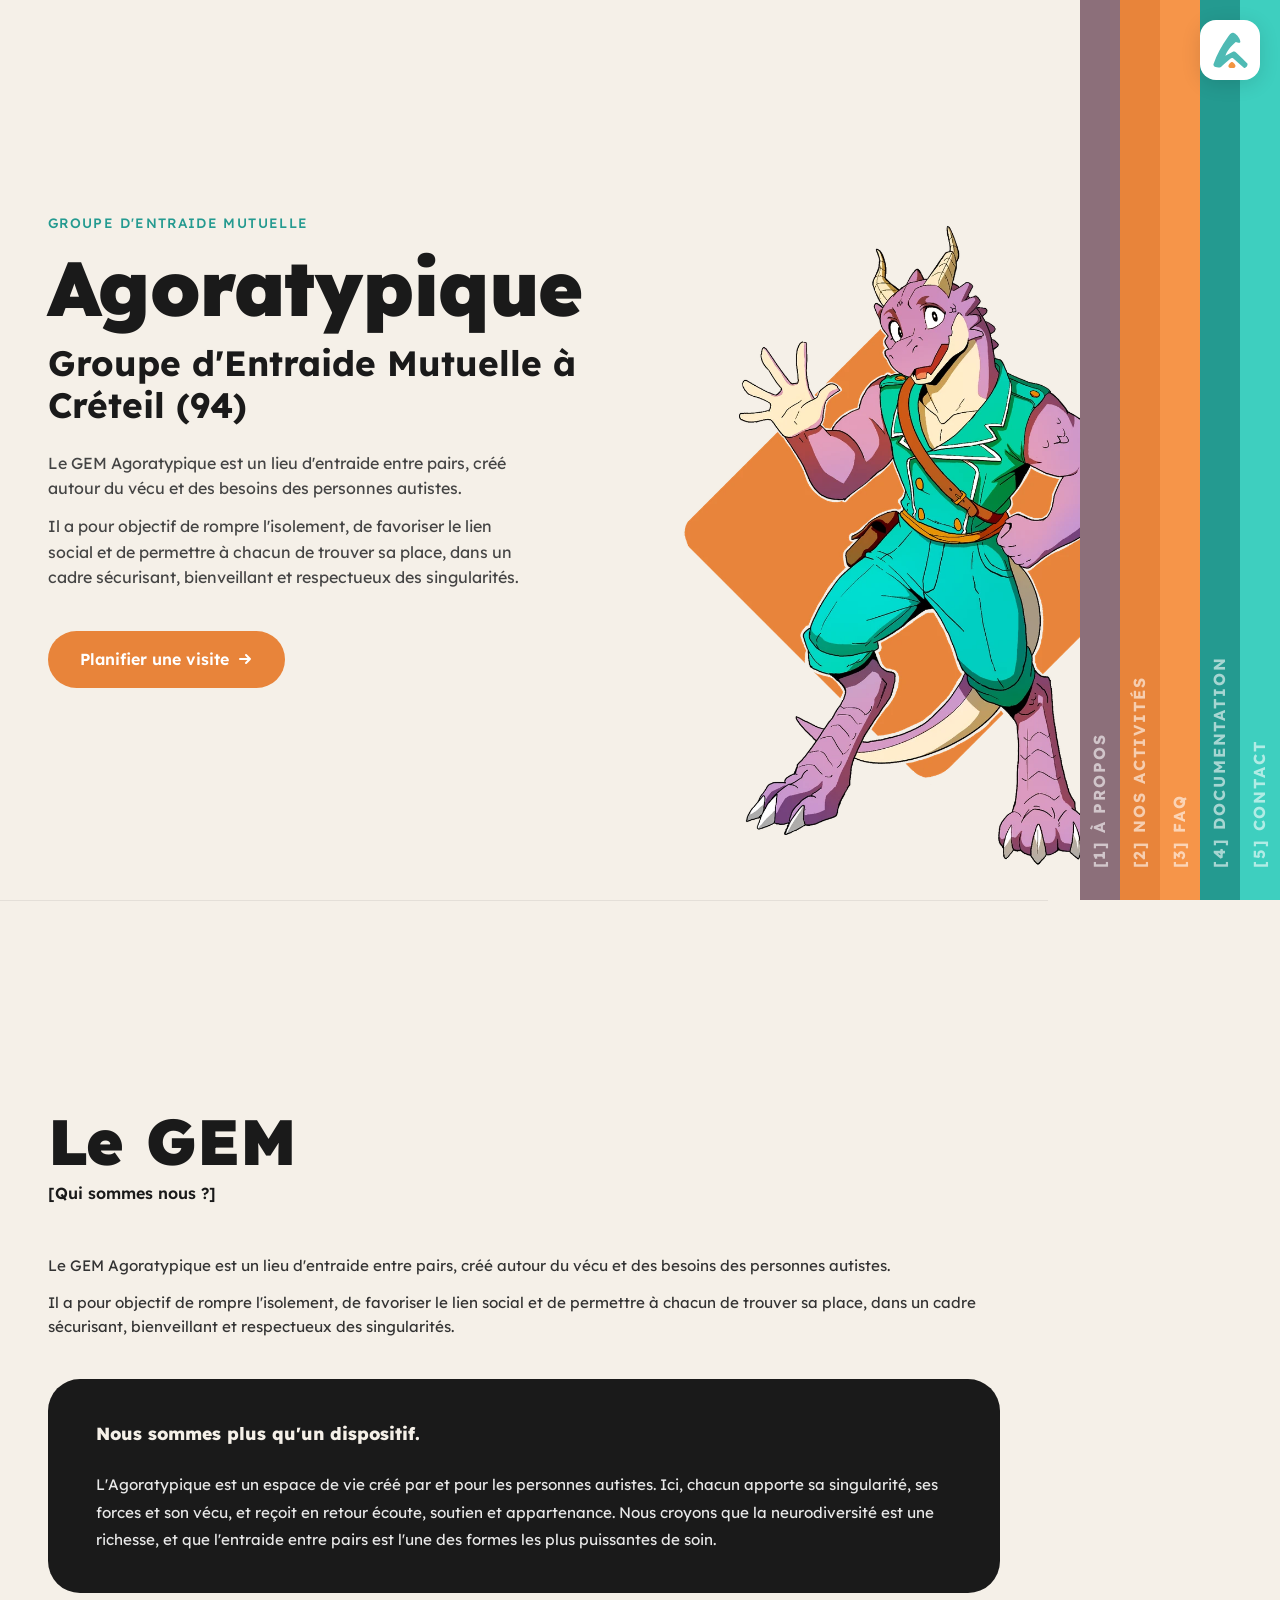
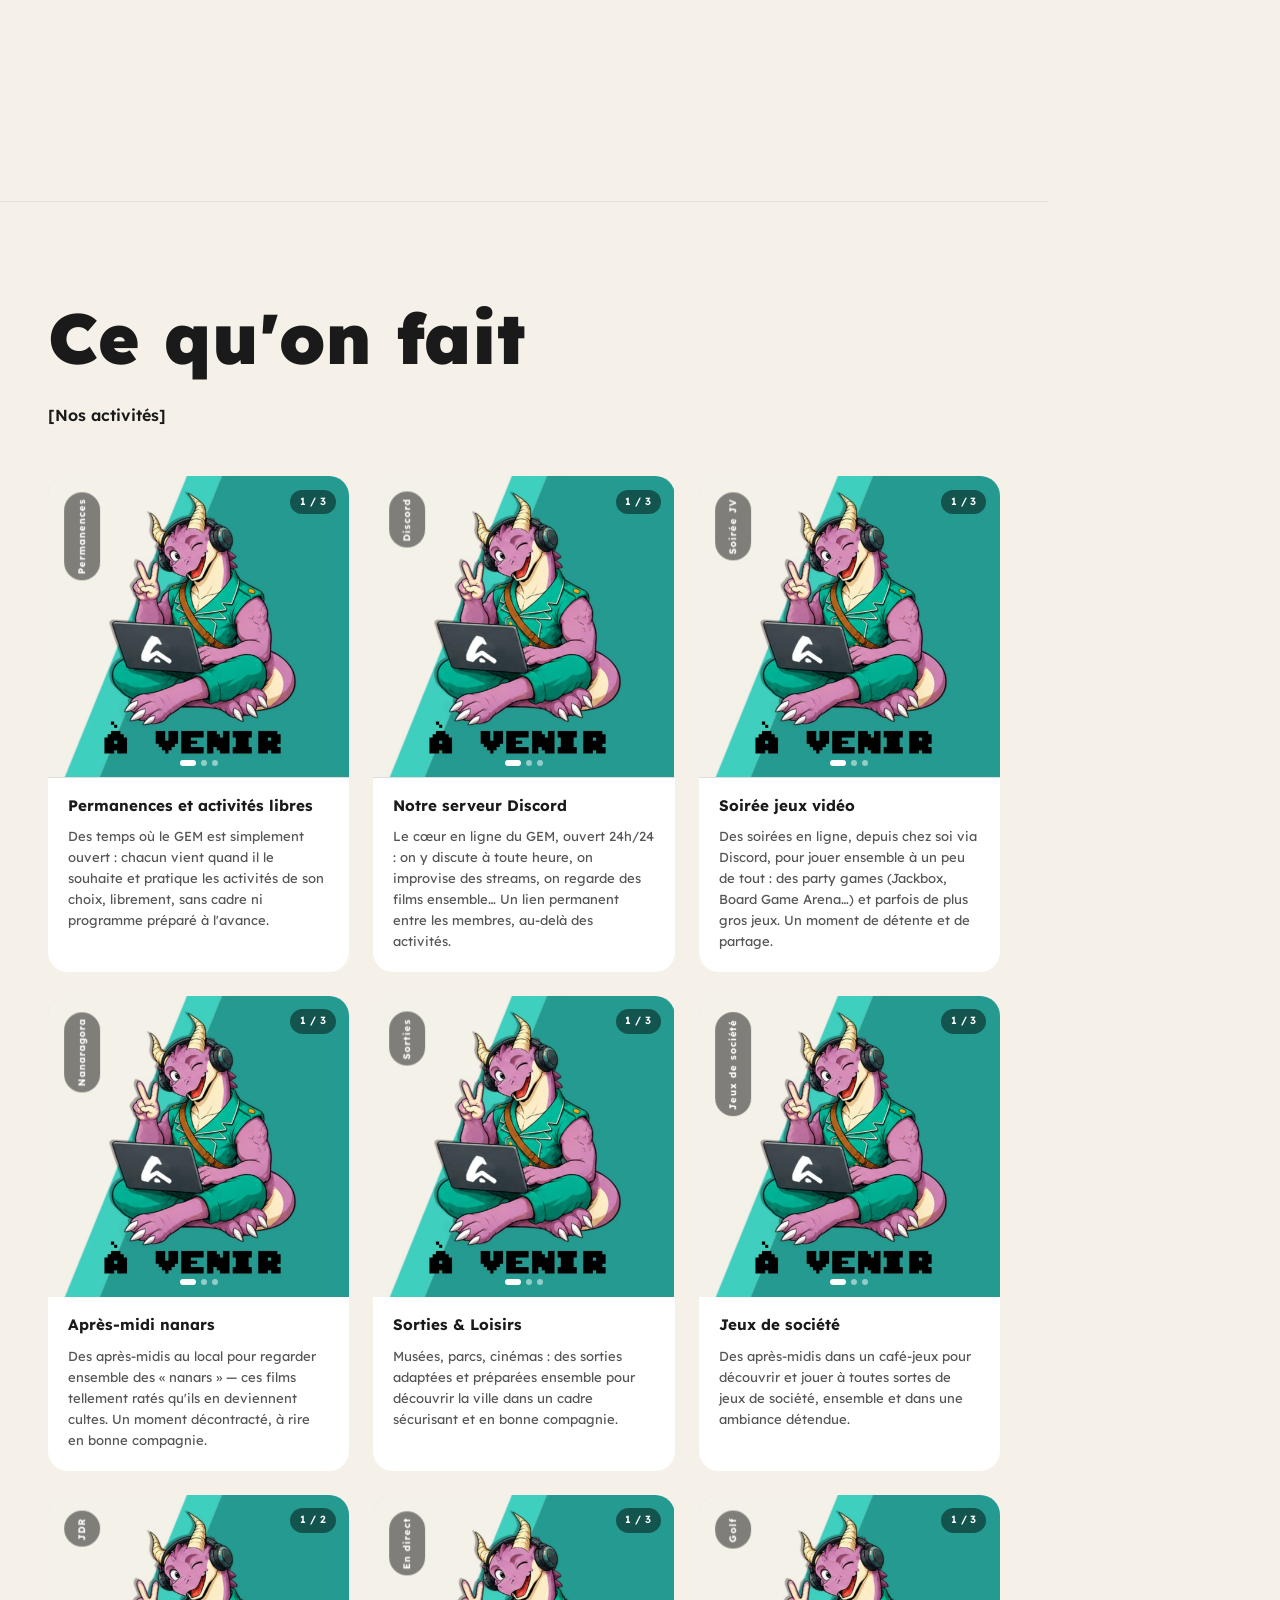
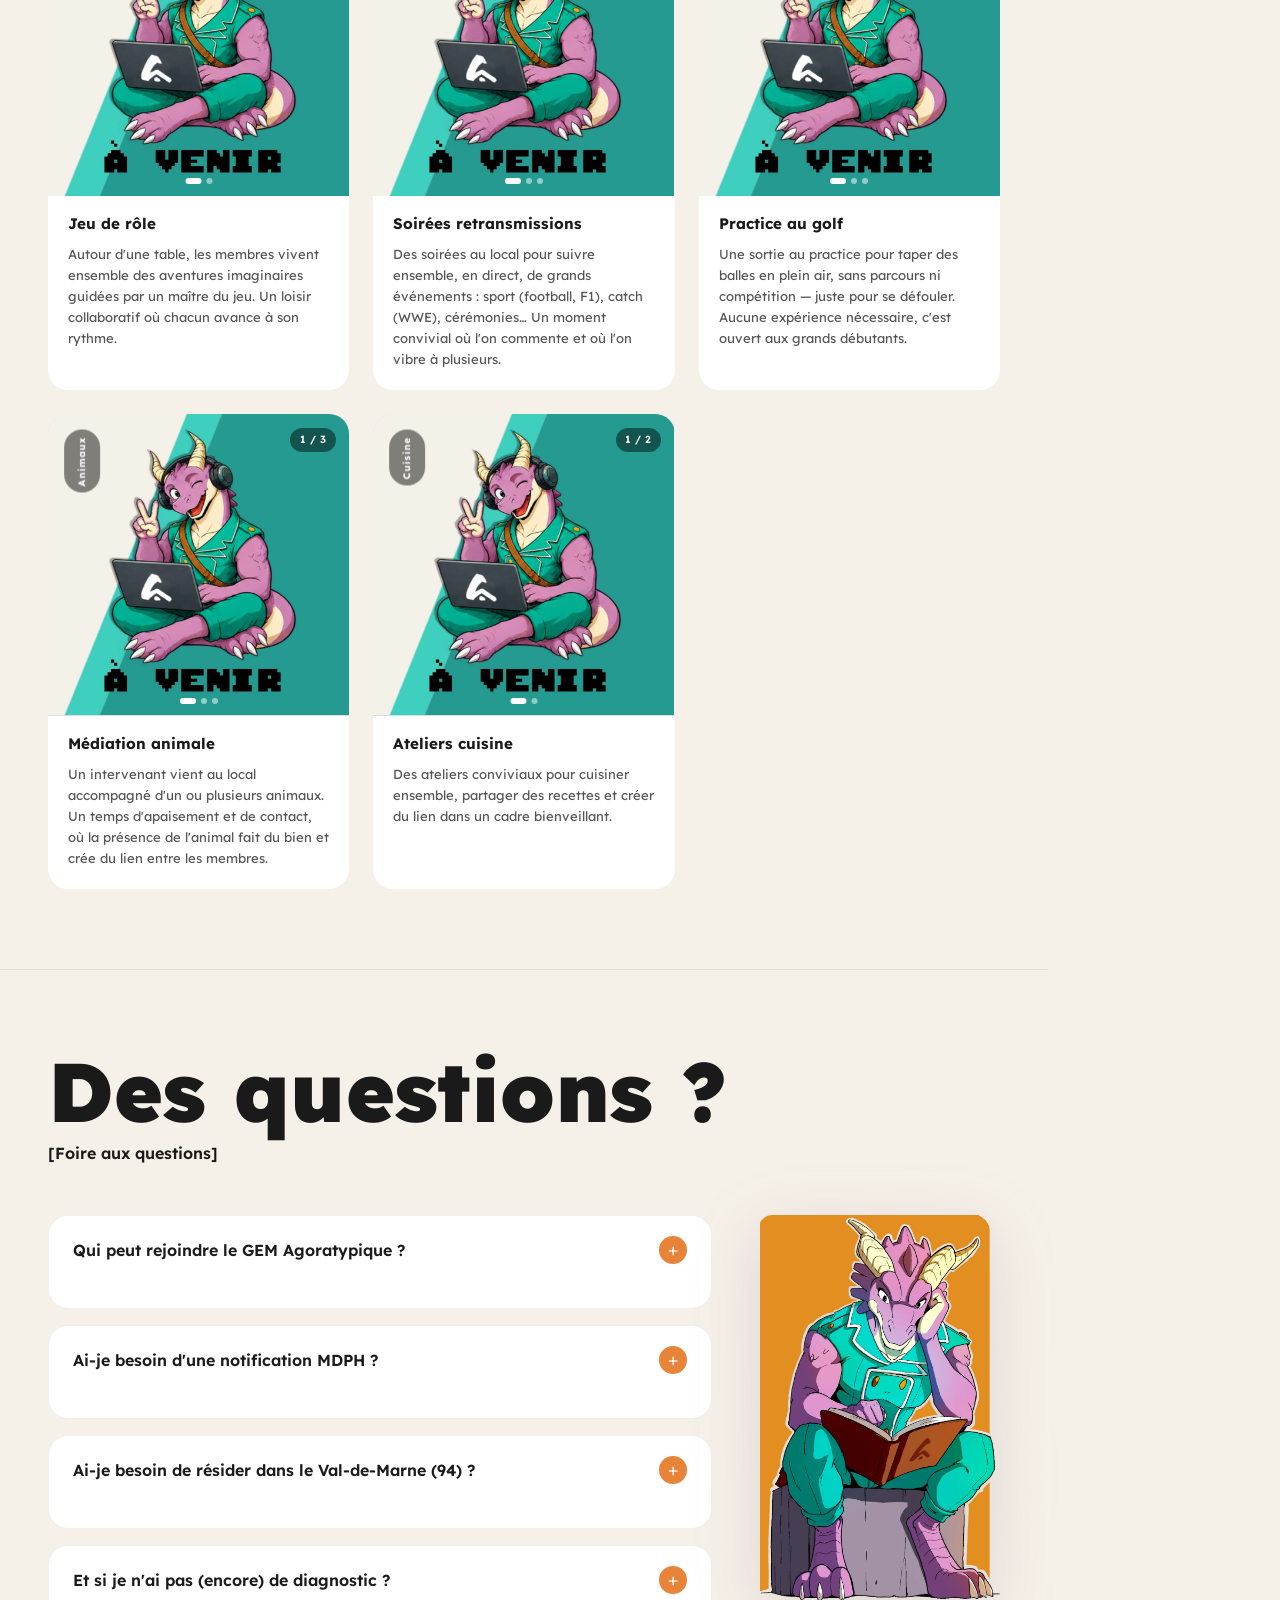
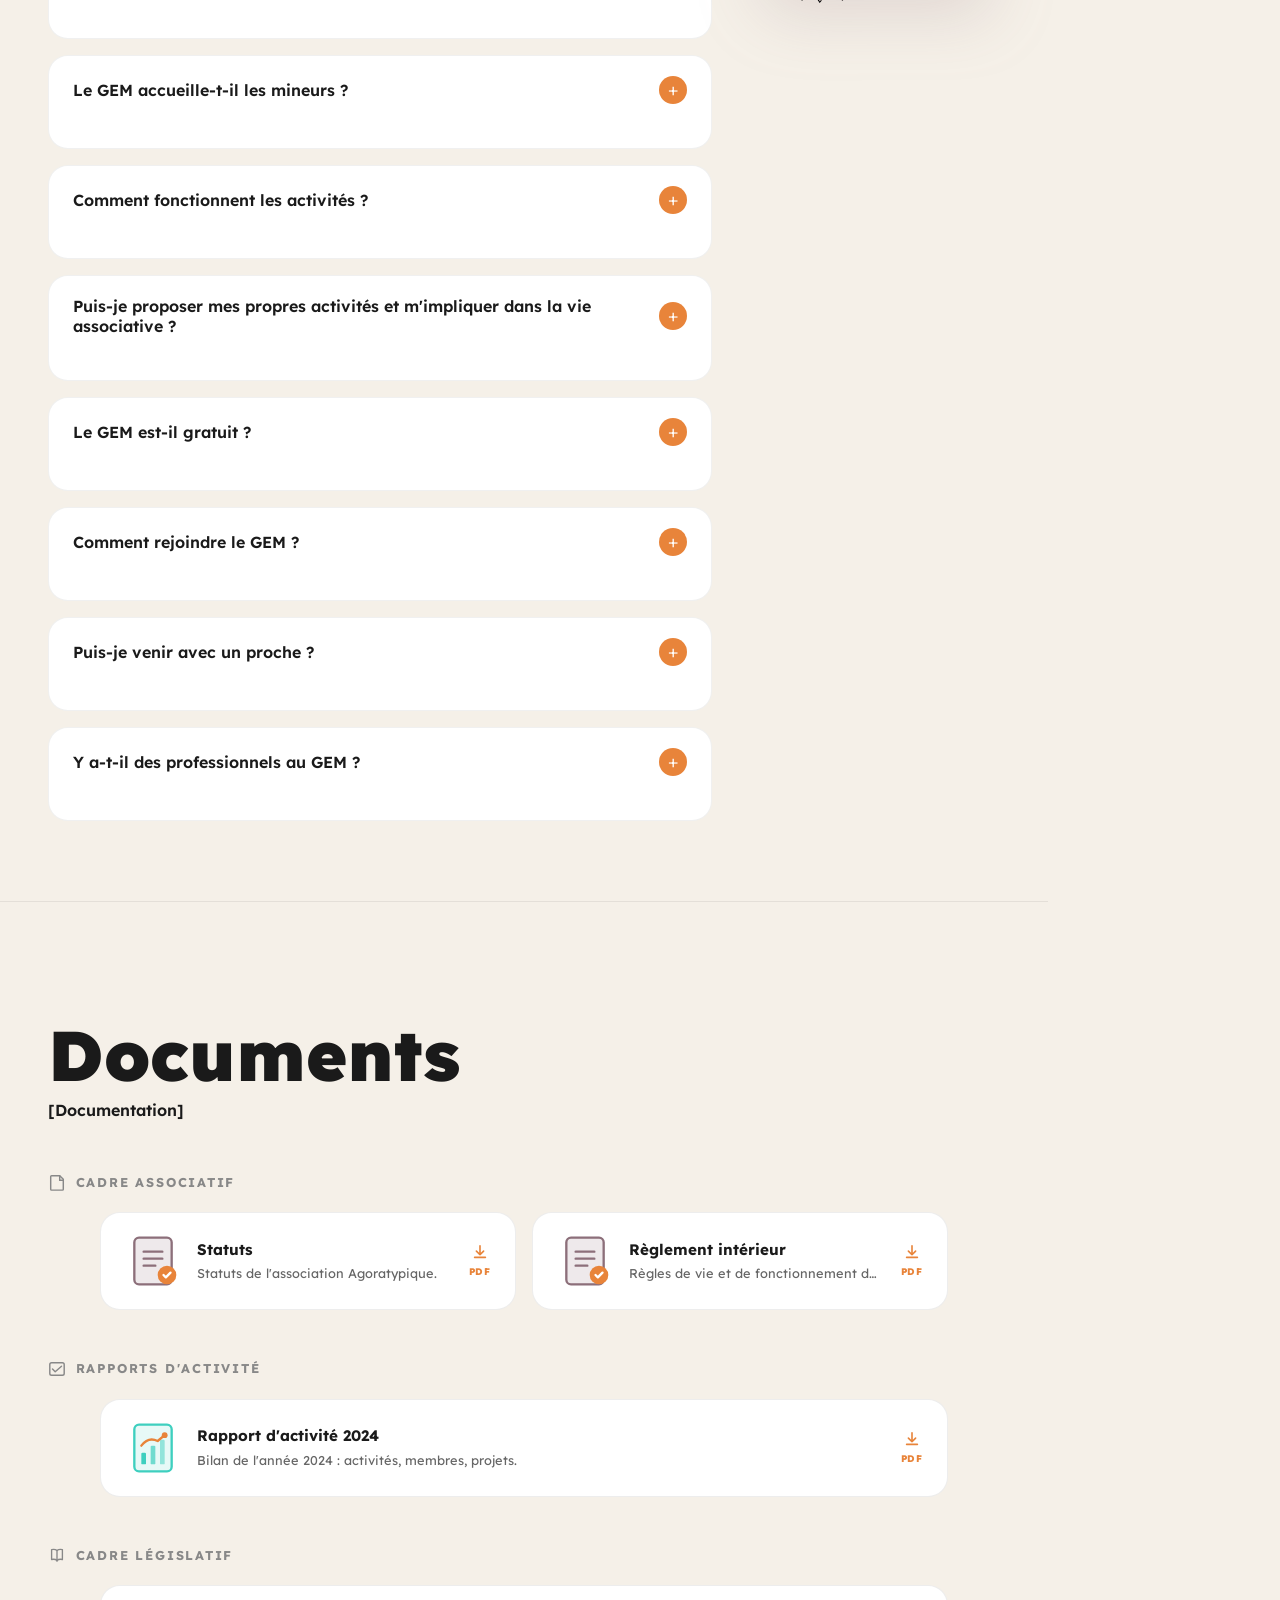
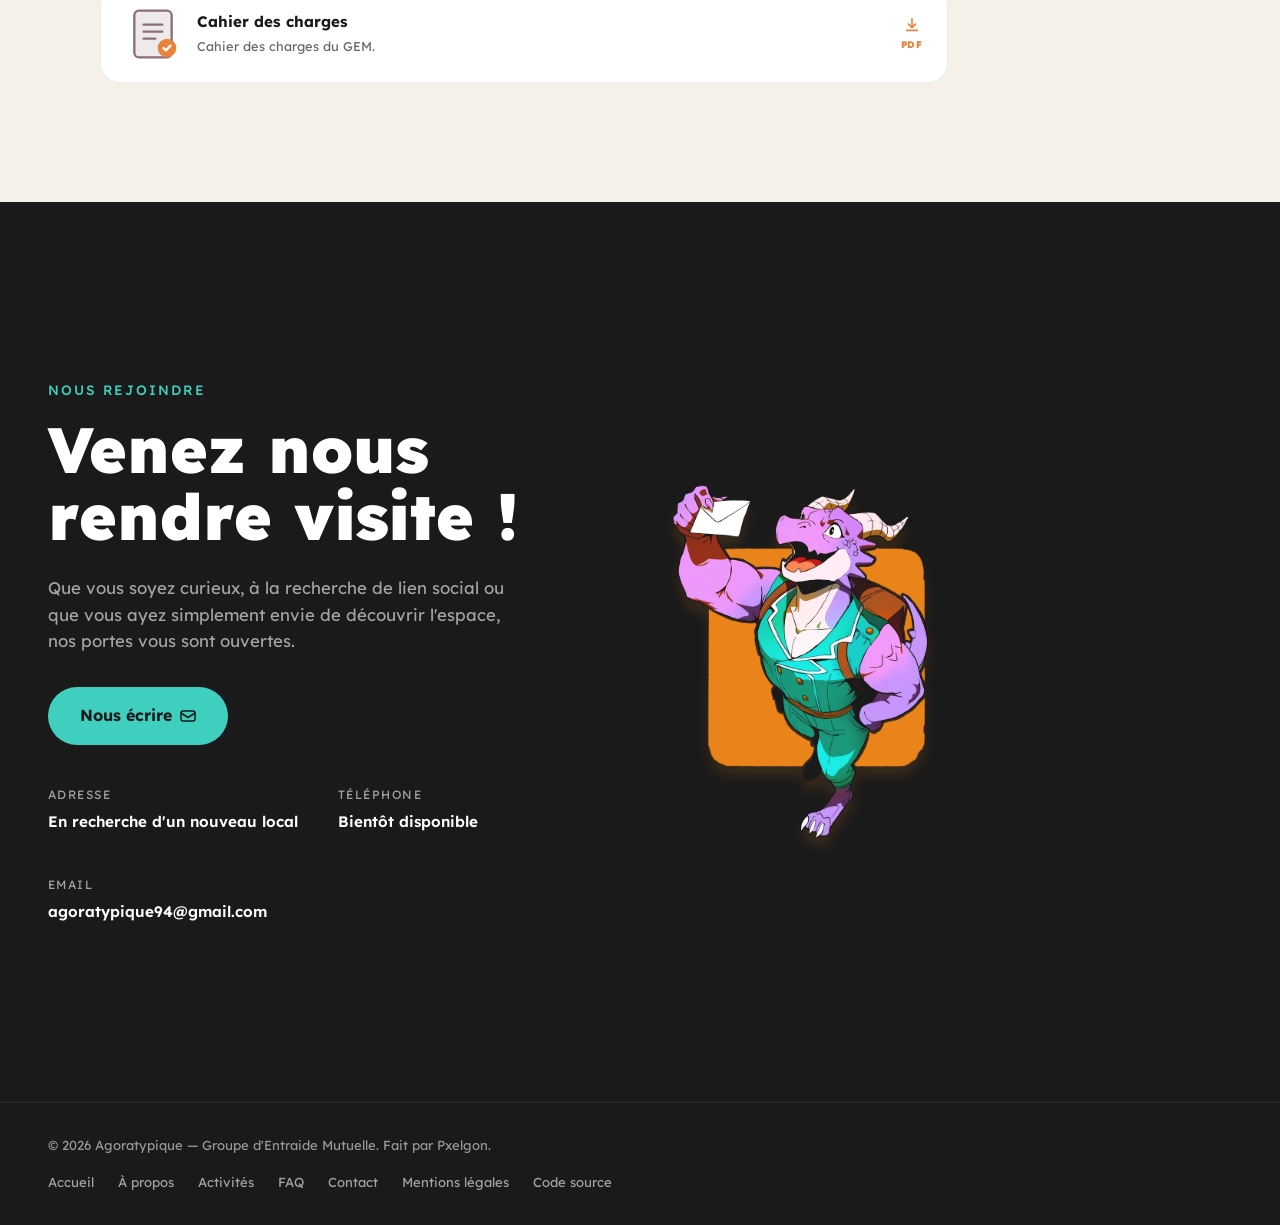
<file: index.html>
<!DOCTYPE html>
<html lang="fr">
<head>
  <meta charset="UTF-8" />
  <meta name="viewport" content="width=device-width, initial-scale=1.0" />
  <meta name="theme-color" content="#f5f0e8" />
  <title>Agoratypique — Groupe d'Entraide Mutuelle</title>
  <meta name="description" content="Le GEM Agoratypique est un lieu d'entraide entre pairs, créé autour du vécu et des besoins des personnes autistes. Conçu par des autistes, pour des autistes." />
  <link rel="icon" type="image/x-icon" href="favicon.ico">
  <link rel="canonical" href="https://agoratypique.com/" />

  <!-- Open Graph / social share preview (static: social crawlers don't run JS) -->
  <meta property="og:type" content="website" />
  <meta property="og:site_name" content="Agoratypique" />
  <meta property="og:locale" content="fr_FR" />
  <meta property="og:url" content="https://agoratypique.com/" />
  <meta property="og:title" content="Agoratypique — Groupe d'Entraide Mutuelle" />
  <meta property="og:description" content="Le GEM Agoratypique est un lieu d'entraide entre pairs, créé autour du vécu et des besoins des personnes autistes. Conçu par des autistes, pour des autistes." />
  <meta property="og:image" content="https://agoratypique.com/images/og-image.jpg" />
  <meta property="og:image:type" content="image/jpeg" />
  <meta property="og:image:width" content="1200" />
  <meta property="og:image:height" content="630" />
  <meta property="og:image:alt" content="Agoratypique, Groupe d'Entraide Mutuelle à Créteil, par et pour les personnes autistes — avec la mascotte du GEM qui salue." />
  <meta name="twitter:card" content="summary_large_image" />

  <!-- Structured data (schema.org NGO) — helps search engines -->
  <script type="application/ld+json">
  {
    "@context": "https://schema.org",
    "@type": "NGO",
    "name": "Agoratypique",
    "legalName": "Agoratypique",
    "description": "Le GEM Agoratypique est un lieu d'entraide entre pairs, créé autour du vécu et des besoins des personnes autistes. Conçu par des autistes, pour des autistes.",
    "url": "https://agoratypique.com/",
    "logo": "https://agoratypique.com/images/logo.svg",
    "email": "agoratypique94@gmail.com",
    "address": {
      "@type": "PostalAddress",
      "postalCode": "94000",
      "addressLocality": "Créteil",
      "addressCountry": "FR"
    },
    "areaServed": "Créteil (94)",
    "identifier": "W941019356"
  }
  </script>

  <!-- Lexend font — self-hosted (GDPR + perf); OFL license: fonts/OFL.txt -->
  <link rel="preload" href="fonts/lexend-latin.woff2" as="font" type="font/woff2" crossorigin>

  <!-- Styles (split; link order = cascade order) -->
  <link rel="stylesheet" href="css/fonts.css" />
  <link rel="stylesheet" href="css/base.css" />
  <link rel="stylesheet" href="css/navigation.css" />
  <link rel="stylesheet" href="css/layout.css" />
  <link rel="stylesheet" href="css/components.css" />
  <link rel="stylesheet" href="css/sections.css" />
  <link rel="stylesheet" href="css/responsive.css" />

  <!-- Site content: activities, FAQ, documents (rendered by js/) -->
  <script src="config/content.js"></script>
</head>
<body>

  <!-- Skip to content — Accessibility -->
  <a class="skip-link" href="#main-content">Aller au contenu principal</a>

  <!-- Progress bar -->
  <div class="progress-bar" id="progressBar" aria-hidden="true"></div>

  <!-- ================================================
       SIDEBAR NAVIGATION
  ================================================ -->
  <nav class="sidebar-nav" aria-label="Navigation principale">

    <!-- Logo -->
    <a class="sidebar-logo" href="#accueil" aria-label="Agoratypique — Retour à l'accueil">
      <img src="images/logo.svg" alt="" width="40" height="40" />
    </a>

    <!-- Strip 1: Mauve — About -->
    <div class="sidebar-strip sidebar-strip--mauve">
      <a class="sidebar-link" href="#a-propos" aria-label="Section 1 — À Propos">
        [1] À PROPOS
      </a>
    </div>

    <!-- Strip 2: Orange — Activities -->
    <div class="sidebar-strip sidebar-strip--orange">
      <a class="sidebar-link" href="#nos-activites" aria-label="Section 2 — Nos Activités">
        [2] NOS ACTIVITÉS
      </a>
    </div>

    <!-- Strip 3 : Apricot — FAQ -->
    <div class="sidebar-strip sidebar-strip--apricot">
      <a class="sidebar-link" href="#faq" aria-label="Section 3 — FAQ">
        [3] FAQ
      </a>
    </div>

    <!-- Strip 4 : DarkTeal — Documentation -->
    <div class="sidebar-strip sidebar-strip--darkteal">
      <a class="sidebar-link" href="#documentation" aria-label="Section 4 — Documentation">
        [4] DOCUMENTATION
      </a>
    </div>

    <!-- Strip 5 : Teal — Contact -->
    <div class="sidebar-strip sidebar-strip--teal">
      <a class="sidebar-link" href="#contact" aria-label="Section 5 — Contact">
        [5] CONTACT
      </a>
    </div>

  </nav>

  <!-- ================================================
       MAIN CONTENT
  ================================================ -->
  <main id="main-content" tabindex="-1">
 
    <!-- HERO -->
    <section id="accueil" class="section hero-section" aria-labelledby="hero-title">
 
      <!-- Mascot absolutely positioned over the section, behind the sidebar -->
      <div class="hero__mascot-wrap" aria-hidden="true">
        <div class="hero__mascot-bg"></div>
        <img src="images/mascotte_bonjour.webp" alt="" class="hero__mascot-img" width="1280" height="1280" decoding="async" />
      </div>
 
      <div class="section__inner">
        <div class="hero__left">
          <p class="hero__eyebrow">Groupe d'Entraide Mutuelle</p>
          <h1 class="hero__title" id="hero-title">Agoratypique</h1>
          <p class="hero__subtitle">Groupe d'Entraide Mutuelle à Créteil (94)</p>
          <div class="hero__desc">
            <p>Le GEM Agoratypique est un lieu d'entraide entre pairs, créé autour du vécu et des besoins des personnes autistes.</p>
            <p>Il a pour objectif de rompre l'isolement, de favoriser le lien social et de permettre à chacun de trouver sa place, dans un cadre sécurisant, bienveillant et respectueux des singularités.</p>
          </div>
          <a href="#contact" class="btn-primary">
            Planifier une visite
            <svg width="16" height="16" viewBox="0 0 16 16" fill="none" aria-hidden="true">
              <path d="M3 8H13M9 4L13 8L9 12" stroke="currentColor" stroke-width="2" stroke-linecap="round" stroke-linejoin="round"/>
            </svg>
          </a>
        </div>
      </div>
    </section>
 
    <div class="section-divider" role="separator" aria-hidden="true"></div>

    <!-- ABOUT -->
    <section id="a-propos" class="section" aria-labelledby="about-title">
      <div class="section__inner">

        <div class="reveal">
          <h2 class="about__title" id="about-title">Le GEM</h2>
          <p class="about__subtitle"><em>[Qui sommes nous ?]</em></p>
        </div>

        <div class="about__text-block reveal reveal-delay-1">
          <p>Le GEM Agoratypique est un lieu d'entraide entre pairs, créé autour du vécu et des besoins des personnes autistes.</p>
          <p>Il a pour objectif de rompre l'isolement, de favoriser le lien social et de permettre à chacun de trouver sa place, dans un cadre sécurisant, bienveillant et respectueux des singularités.</p>
        </div>

        <div class="about__card reveal reveal-delay-3">
          <p class="about__card-title">Nous sommes plus qu'un dispositif.</p>
          <p class="about__card-text">
            L'Agoratypique est un espace de vie créé par et pour les personnes autistes. Ici, chacun apporte sa singularité, ses forces et son vécu, et reçoit en retour écoute, soutien et appartenance. Nous croyons que la neurodiversité est une richesse, et que l'entraide entre pairs est l'une des formes les plus puissantes de soin.
          </p>
        </div>

      </div>
    </section>

    <div class="section-divider" role="separator" aria-hidden="true"></div>

    <!-- ACTIVITIES -->
    <section id="nos-activites" class="section" aria-labelledby="activities-title">
      <div class="section__inner">

        <div class="reveal">
          <h2 class="activities__title" id="activities-title">Ce qu'on fait</h2>
          <p class="activities__subtitle"><em>[Nos activités]</em></p>
        </div>

        <!-- Cards injected by JS (js/activities.js) -->
        <div class="activities__grid" id="activitiesGrid"></div>

      </div>
    </section>

    <div class="section-divider" role="separator" aria-hidden="true"></div>

    <!-- FAQ -->
    <section id="faq" class="section" aria-labelledby="faq-title">
      <div class="section__inner">

        <!-- Title (full width, above the columns) -->
        <div class="reveal">
          <h2 class="faq__title" id="faq-title">Des questions&nbsp;?</h2>
          <p class="faq__subtitle"><em>[Foire aux questions]</em></p>
        </div>

        <div class="faq__layout">

          <!-- Left column: questions (injected by JS — js/faq.js) -->
          <div class="faq__list reveal reveal-delay-1" id="faqList" role="list"></div>

          <!-- Right column: librarian mascot (decorative) -->
          <div class="faq__mascot-wrap reveal reveal-delay-2" aria-hidden="true">
            <img src="images/mascotte_libraire.webp" alt="" class="faq__mascot" />
          </div>

        </div>

      </div>
    </section>

    <div class="section-divider" role="separator" aria-hidden="true"></div>

    <!-- DOCUMENTATION -->
    <section id="documentation" class="section" aria-labelledby="docs-title">
      <div class="section__inner">

        <div class="reveal">
          <h2 class="docs__title" id="docs-title">Documents</h2>
          <p class="docs__subtitle"><em>[Documentation]</em></p>
        </div>

        <!-- Documents injected by JS (js/docs.js) -->
        <div class="docs__layout reveal reveal-delay-1" id="docsLayout"></div>

      </div>
    </section>

    <!-- CONTACT -->
    <section id="contact" class="section" aria-labelledby="contact-title">
      <div class="section__inner">
        <div class="contact__inner">

          <!-- Text -->
          <div class="contact__text">
            <p class="contact__label reveal">Nous rejoindre</p>
            <h2 class="contact__title reveal reveal-delay-1" id="contact-title">
              Venez nous rendre visite&nbsp;!
            </h2>
            <p class="contact__desc reveal reveal-delay-2">
              Que vous soyez curieux, à la recherche de lien social ou que vous ayez simplement envie de découvrir l'espace, nos portes vous sont ouvertes.
            </p>
          </div>

          <!-- Buttons -->
          <div class="contact__actions reveal reveal-delay-3">
            <a href="mailto:agoratypique94@gmail.com" class="btn-teal" aria-label="Envoyer un email à Agoratypique">
              Nous écrire
              <svg width="16" height="16" viewBox="0 0 16 16" fill="none" aria-hidden="true">
                <rect x="1" y="3" width="14" height="10" rx="2" stroke="currentColor" stroke-width="1.5"/>
                <path d="M1 5L8 9.5L15 5" stroke="currentColor" stroke-width="1.5" stroke-linecap="round"/>
              </svg>
            </a>
            <!-- Phone button disabled until a new number is available:
                 set the tel: href, then uncomment.
            <a href="tel:" class="btn-outline" aria-label="Appeler Agoratypique">
              Nous appeler
              <svg width="16" height="16" viewBox="0 0 16 16" fill="none" aria-hidden="true">
                <path d="M3 2h3l1.5 4L6 7.5c1 2 2.5 3.5 4.5 4.5L12 10.5l4 1.5V15a1 1 0 01-1 1C5.4 16 0 10.6 0 4a1 1 0 011-1z" stroke="currentColor" stroke-width="1.5" stroke-linejoin="round"/>
              </svg>
            </a>
            -->
          </div>

          <!-- Mascot -->
          <img src="images/mascotte_contact.webp" alt="" class="contact__mascot reveal reveal-delay-1" width="1000" height="1000" loading="lazy" decoding="async" />

          <!-- Details -->
          <div class="contact__details reveal reveal-delay-4">
            <div class="contact__detail">
              <p class="contact__detail-label">Adresse</p>
              <p class="contact__detail-value">En recherche d'un nouveau local</p>
              <!-- Map link disabled until a new venue is found:
                   put the URL-encoded address in the query, then uncomment.
              <a class="contact__map-link" href="https://www.google.com/maps/search/?api=1&amp;query=" target="_blank" rel="noopener noreferrer"
                 aria-label="Voir l'adresse sur la carte (Google Maps, nouvel onglet)">Voir sur la carte ↗</a>
              -->
            </div>
            <div class="contact__detail">
              <p class="contact__detail-label">Téléphone</p>
              <p class="contact__detail-value">Bientôt disponible</p>
            </div>
            <div class="contact__detail">
              <p class="contact__detail-label">Email</p>
              <p class="contact__detail-value">agoratypique94@gmail.com</p>
            </div>
          </div>

        </div><!-- /.contact__inner -->
      </div>
    </section>

  </main>

  <!-- ================================================
       FOOTER
  ================================================ -->
  <footer>
    <div class="footer__inner">
      <p class="footer__copy">© 2026 Agoratypique — Groupe d'Entraide Mutuelle. Fait par Pxelgon.</p>
      <nav class="footer__links" aria-label="Liens de bas de page">
        <a href="#accueil">Accueil</a>
        <a href="#a-propos">À propos</a>
        <a href="#nos-activites">Activités</a>
        <a href="#faq">FAQ</a>
        <a href="#contact">Contact</a>
        <a href="legal.html">Mentions légales</a>
        <a href="https://github.com/SlothyKernel1314/agotyp_site_vitrine" target="_blank" rel="noopener noreferrer">Code source</a>
      </nav>
    </div>
  </footer>

<!-- ================================================
       MOBILE BOTTOM NAVIGATION (≤ 768px)
  ================================================ -->
  <nav class="mobile-nav" aria-label="Navigation mobile">
    <ul class="mobile-nav__list">

      <li class="mobile-nav__item">
        <a class="mobile-nav__link" href="#accueil" aria-label="Accueil">
          <svg class="mobile-nav__icon" viewBox="0 0 24 24" aria-hidden="true">
            <path d="M3 9.5L12 3l9 6.5V20a1 1 0 01-1 1H5a1 1 0 01-1-1V9.5z"/>
            <path d="M9 21V12h6v9"/>
          </svg>
          Accueil
          <span class="mobile-nav__dot"></span>
        </a>
      </li>

      <li class="mobile-nav__item">
        <a class="mobile-nav__link" href="#a-propos" aria-label="À propos">
          <svg class="mobile-nav__icon" viewBox="0 0 24 24" aria-hidden="true">
            <circle cx="12" cy="12" r="9"/>
            <line x1="12" y1="8" x2="12" y2="8.5" stroke-width="2.5"/>
            <line x1="12" y1="11" x2="12" y2="16"/>
          </svg>
          À propos
          <span class="mobile-nav__dot"></span>
        </a>
      </li>

      <li class="mobile-nav__item">
        <a class="mobile-nav__link" href="#nos-activites" aria-label="Nos activités">
          <svg class="mobile-nav__icon" viewBox="0 0 24 24" aria-hidden="true">
            <rect x="3" y="3" width="7" height="7" rx="1"/>
            <rect x="14" y="3" width="7" height="7" rx="1"/>
            <rect x="3" y="14" width="7" height="7" rx="1"/>
            <rect x="14" y="14" width="7" height="7" rx="1"/>
          </svg>
          Activités
          <span class="mobile-nav__dot"></span>
        </a>
      </li>

      <li class="mobile-nav__item">
        <a class="mobile-nav__link" href="#faq" aria-label="FAQ">
          <svg class="mobile-nav__icon" viewBox="0 0 24 24" aria-hidden="true">
            <circle cx="12" cy="12" r="9"/>
            <path d="M9.5 9.5a2.5 2.5 0 015 .5c0 1.5-1.5 2-2.5 2.5V14"/>
            <circle cx="12" cy="17" r="0.5" fill="currentColor" stroke="none"/>
          </svg>
          FAQ
          <span class="mobile-nav__dot"></span>
        </a>
      </li>

      <li class="mobile-nav__item">
        <a class="mobile-nav__link" href="#documentation" aria-label="Documentation">
          <svg class="mobile-nav__icon" viewBox="0 0 24 24" aria-hidden="true">
            <path d="M14 2H6a2 2 0 00-2 2v16a2 2 0 002 2h12a2 2 0 002-2V8z"/>
            <polyline points="14 2 14 8 20 8"/>
            <line x1="16" y1="13" x2="8" y2="13"/>
            <line x1="16" y1="17" x2="8" y2="17"/>
            <polyline points="10 9 9 9 8 9"/>
          </svg>
          Docs
          <span class="mobile-nav__dot"></span>
        </a>
      </li>

      <li class="mobile-nav__item">
        <a class="mobile-nav__link" href="#contact" aria-label="Contact">
          <svg class="mobile-nav__icon" viewBox="0 0 24 24" aria-hidden="true">
            <rect x="2" y="4" width="20" height="16" rx="2"/>
            <path d="M2 7l10 7 10-7"/>
          </svg>
          Contact
          <span class="mobile-nav__dot"></span>
        </a>
      </li>

    </ul>
  </nav>
  
  <!-- JavaScript -->
  <script type="module" src="js/main.js"></script>

</body>
</html>
</file>
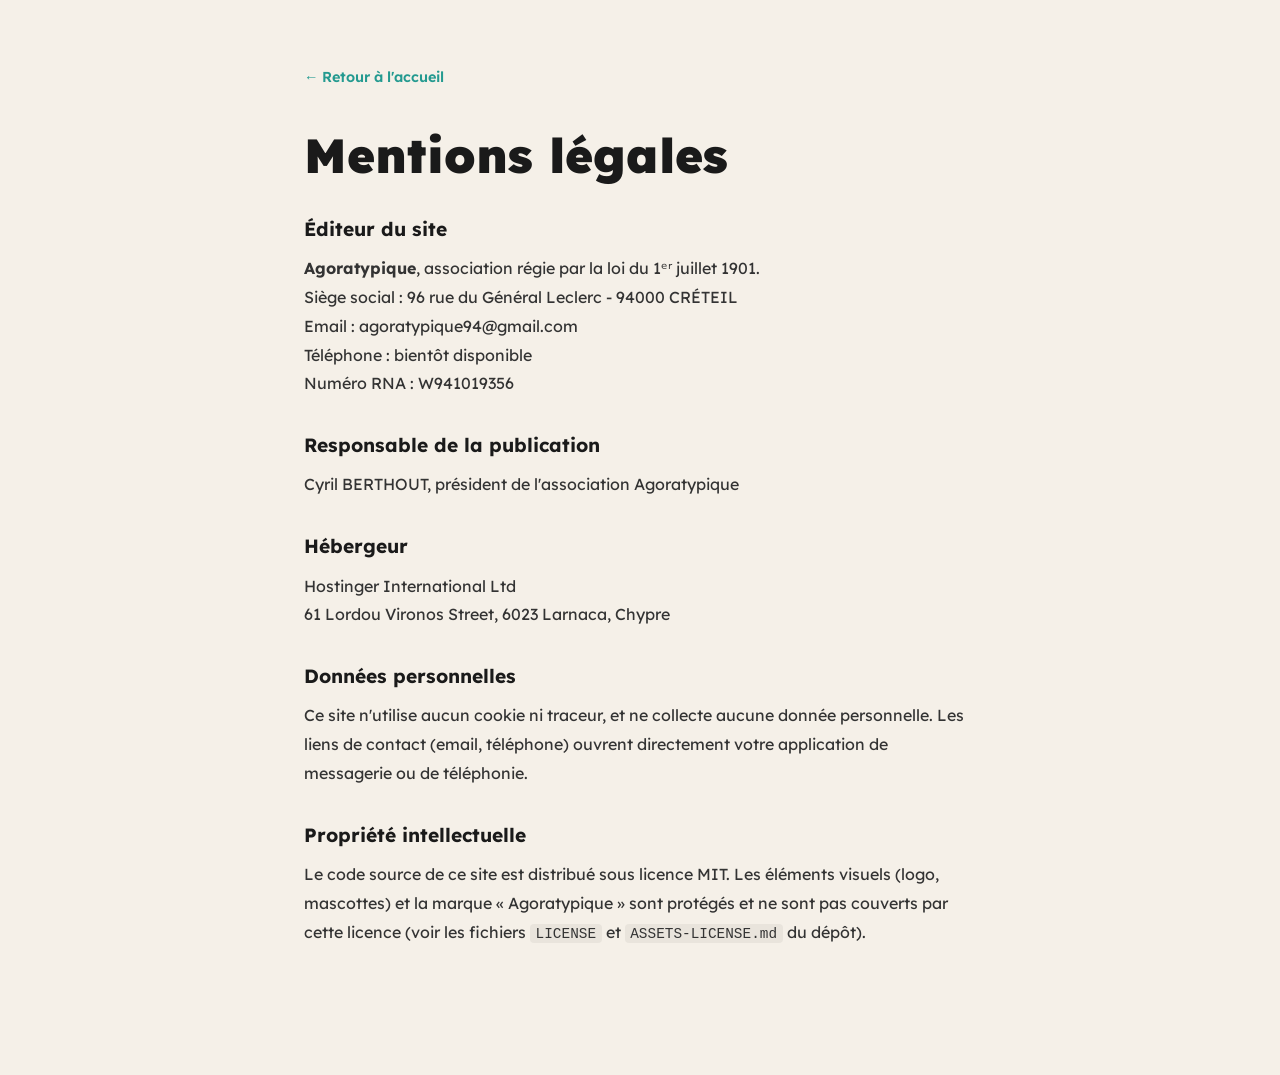
<file: legal.html>
<!DOCTYPE html>
<html lang="fr">
<head>
  <meta charset="UTF-8" />
  <meta name="viewport" content="width=device-width, initial-scale=1.0" />
  <meta name="theme-color" content="#f5f0e8" />
  <title>Mentions légales — Agoratypique</title>
  <meta name="description" content="Mentions légales du site." />
  <link rel="icon" type="image/x-icon" href="favicon.ico">
  <link rel="canonical" href="https://agoratypique.com/legal.html" />

  <!-- Lexend font — self-hosted (GDPR + perf); OFL license: fonts/OFL.txt -->
  <link rel="preload" href="fonts/lexend-latin.woff2" as="font" type="font/woff2" crossorigin>

  <!-- Styles (legal page: bare minimum) -->
  <link rel="stylesheet" href="css/fonts.css" />
  <link rel="stylesheet" href="css/base.css" />
  <link rel="stylesheet" href="css/legal.css" />
</head>
<body>

  <main class="legal" id="main-content">
    <a class="legal__back" href="index.html">← Retour à l'accueil</a>

    <h1 class="legal__title">Mentions légales</h1>

    <section class="legal__section">
      <h2>Éditeur du site</h2>
      <p>
        <strong>Agoratypique</strong>, association régie par
        la loi du 1ᵉʳ juillet 1901.<br>
        Siège social : 96 rue du Général Leclerc - 94000 CRÉTEIL<br>
        Email : agoratypique94@gmail.com<br>
        Téléphone : bientôt disponible<br>
        Numéro RNA : W941019356
      </p>
    </section>

    <section class="legal__section">
      <h2>Responsable de la publication</h2>
      <p>Cyril BERTHOUT, président de l'association Agoratypique</p>
    </section>

    <section class="legal__section">
      <h2>Hébergeur</h2>
      <p>
        Hostinger International Ltd<br>
        61 Lordou Vironos Street, 6023 Larnaca, Chypre
      </p>
    </section>

    <section class="legal__section">
      <h2>Données personnelles</h2>
      <p>
        Ce site n'utilise aucun cookie ni traceur, et ne collecte aucune donnée
        personnelle. Les liens de contact (email, téléphone) ouvrent directement
        votre application de messagerie ou de téléphonie.
      </p>
    </section>

    <section class="legal__section">
      <h2>Propriété intellectuelle</h2>
      <p>
        Le code source de ce site est distribué sous licence MIT. Les éléments
        visuels (logo, mascottes) et la marque « Agoratypique »
        sont protégés et ne sont pas couverts par cette licence (voir les fichiers
        <code>LICENSE</code> et <code>ASSETS-LICENSE.md</code> du dépôt).
      </p>
    </section>
  </main>

</body>
</html>
</file>
<file: css/fonts.css>
/* ============================================================
   FONTS — Lexend (self-hosted; OFL license: see fonts/OFL.txt)
============================================================ */
/* latin-ext */
@font-face {
  font-family: 'Lexend';
  font-style: normal;
  font-weight: 100 900;
  font-display: swap;
  src: url('../fonts/lexend-latin-ext.woff2') format('woff2');
  unicode-range: U+0100-02BA, U+02BD-02C5, U+02C7-02CC, U+02CE-02D7, U+02DD-02FF, U+0304, U+0308, U+0329, U+1D00-1DBF, U+1E00-1E9F, U+1EF2-1EFF, U+2020, U+20A0-20AB, U+20AD-20C0, U+2113, U+2C60-2C7F, U+A720-A7FF;
}
/* latin */
@font-face {
  font-family: 'Lexend';
  font-style: normal;
  font-weight: 100 900;
  font-display: swap;
  src: url('../fonts/lexend-latin.woff2') format('woff2');
  unicode-range: U+0000-00FF, U+0131, U+0152-0153, U+02BB-02BC, U+02C6, U+02DA, U+02DC, U+0304, U+0308, U+0329, U+2000-206F, U+20AC, U+2122, U+2191, U+2193, U+2212, U+2215, U+FEFF, U+FFFD;
}
</file>
<file: css/base.css>
/* ============================================================
   CSS VARIABLES — Design System
============================================================ */
:root {
  --cream:    #f5f0e8;
  --mauve:    #8c6f7a;
  --orange:   #e8843a;
  --teal:     #3ecfbf;
  --darkteal: #249a90;
  --apricot: #f69549;
  --dark:     #1a1a1a;
  --white:    #ffffff;

  --font-display: 'Lexend', sans-serif;
  --font-body:    'Lexend', sans-serif;

  --radius-lg: 20px;
  --radius-xl: 32px;
  --sidebar-w: 40px;
  --transition: 0.4s cubic-bezier(0.16, 1, 0.3, 1);
}

/* ============================================================
   RESET & BASE
============================================================ */
*, *::before, *::after { box-sizing: border-box; margin: 0; padding: 0; }

html {
  scroll-behavior: smooth;
  font-size: 16px;
}

body {
  font-family: var(--font-body);
  background: var(--cream);
  color: var(--dark);
  overflow-x: hidden;
  line-height: 1.6;
}

/* Reduced motion support */
@media (prefers-reduced-motion: reduce) {
  html { scroll-behavior: auto; }
  *, *::before, *::after {
    animation-duration: 0.01ms !important;
    transition-duration: 0.01ms !important;
  }
}

/* ============================================================
   SKIP LINK — Accessibility
============================================================ */
.skip-link {
  position: fixed;
  top: -100%;
  left: 1rem;
  z-index: 9999;
  background: var(--dark);
  color: var(--white);
  padding: 0.75rem 1.5rem;
  border-radius: 999px;
  font-family: var(--font-body);
  font-size: 0.9rem;
  text-decoration: none;
  transition: top 0.3s;
}
.skip-link:focus { top: 1rem; }
</file>
<file: css/navigation.css>
/* ============================================================
   SIDEBAR NAVIGATION (right side, vertical)
============================================================ */
.sidebar-nav {
  position: fixed;
  right: 0;
  top: 0;
  height: 100vh;    /* fallback */
  height: 100dvh;   /* accounts for the browser UI on mobile/tablet */
  display: flex;
  flex-direction: row;
  align-items: stretch;
  z-index: 100;
  pointer-events: none;
}

/* Logo box */
.sidebar-logo {
  position: fixed;
  top: 1.25rem;
  right: 1.25rem;
  z-index: 200;
  background: var(--white);
  border-radius: 16px;
  width: 60px;
  height: 60px;
  display: flex;
  align-items: center;
  justify-content: center;
  box-shadow: 0 4px 20px rgba(0,0,0,0.12);
  pointer-events: auto;
  text-decoration: none;
  transition: transform var(--transition), box-shadow var(--transition);
}
.sidebar-logo:hover,
.sidebar-logo:focus {
  transform: scale(1.07);
  box-shadow: 0 8px 30px rgba(0,0,0,0.18);
  outline: 3px solid var(--teal);
}
.sidebar-logo img { width: 36px; height: 36px; }

/* Three coloured stripes */
.sidebar-strip {
  width: var(--sidebar-w);
  height: 100%;
  display: flex;
  flex-direction: column;
  align-items: center;
  justify-content: flex-end;
  padding-bottom: 1.5rem;
  pointer-events: auto;
  position: relative;
}
.sidebar-strip--mauve  { background: var(--mauve); }
.sidebar-strip--orange { background: var(--orange); }
.sidebar-strip--apricot   { background: var(--apricot); }
.sidebar-strip--darkteal   { background: var(--darkteal); }
.sidebar-strip--teal   { background: var(--teal); }

.sidebar-link {
  writing-mode: vertical-rl;
  text-orientation: mixed;
  transform: rotate(180deg);
  font-family: var(--font-display);
  font-size: 1rem;
  font-weight: 700;
  letter-spacing: 0.12em;
  text-transform: uppercase;
  color: rgba(255,255,255,0.6);
  text-decoration: none;
  transition: color var(--transition);
  padding: 0.5rem 0;
}
.sidebar-link:hover,
.sidebar-link:focus,
.sidebar-link.active {
  color: var(--white);
  outline: none;
}
.sidebar-link:focus-visible { outline: 2px solid var(--white); outline-offset: 2px; }

/* Numbering prefix */
.sidebar-link span {
  opacity: 0.5;
  margin-bottom: 2px;
  display: block;
  font-size: 0.55rem;
}

/* ============================================================
   MOBILE BOTTOM NAV — shown only on mobile/tablet
============================================================ */
.mobile-nav {
  display: none;
  position: fixed;
  bottom: 0;
  left: 0;
  right: 0;
  z-index: 200;
  background: var(--dark);
  border-top: 1px solid rgba(255,255,255,0.08);
  padding: 0.4rem 0 env(safe-area-inset-bottom, 0.4rem);
}

.mobile-nav__list {
  display: flex;
  justify-content: space-around;
  align-items: center;
  list-style: none;
  margin: 0;
  padding: 0;
}

.mobile-nav__item { flex: 1; }

.mobile-nav__link {
  display: flex;
  flex-direction: column;
  align-items: center;
  gap: 3px;
  padding: 0.5rem 0.25rem;
  text-decoration: none;
  color: rgba(255,255,255,0.4);
  font-size: 0.58rem;
  font-weight: 600;
  letter-spacing: 0.06em;
  text-transform: uppercase;
  transition: color var(--transition);
}
.mobile-nav__link:hover,
.mobile-nav__link.active { color: var(--white); }
.mobile-nav__link:focus-visible { outline: 2px solid var(--teal); outline-offset: 2px; }

.mobile-nav__icon {
  width: 20px;
  height: 20px;
  stroke: currentColor;
  fill: none;
  stroke-width: 1.8;
  stroke-linecap: round;
  stroke-linejoin: round;
}

.mobile-nav__dot {
  width: 4px;
  height: 4px;
  border-radius: 50%;
  background: transparent;
  transition: background var(--transition);
}
.mobile-nav__link.active .mobile-nav__dot { background: var(--teal); }
</file>
<file: css/layout.css>
/* ============================================================
   SECTION BASE
============================================================ */
.section {
  min-height: 100vh;    /* fallback */
  min-height: 100dvh;   /* visible viewport on mobile/tablet */
  padding: 5rem 0;
  padding-right: calc(var(--sidebar-w) * 5 + 2rem);
  position: relative;
  display: flex;
  align-items: center;
}

.section__inner {
  width: 100%;
  max-width: 1100px;
  margin: 0 auto;
  padding: 0 3rem;
}

/* ============================================================
   SCROLL REVEAL ANIMATIONS
============================================================ */
.reveal {
  opacity: 0;
  transform: translateY(40px);
  transition: opacity 0.7s cubic-bezier(0.16, 1, 0.3, 1),
              transform 0.7s cubic-bezier(0.16, 1, 0.3, 1);
}
.reveal.visible {
  opacity: 1;
  transform: translateY(0);
}
.reveal-delay-1 { transition-delay: 0.1s; }
.reveal-delay-2 { transition-delay: 0.2s; }
.reveal-delay-3 { transition-delay: 0.3s; }
.reveal-delay-4 { transition-delay: 0.4s; }

@keyframes fadeUp {
  from { opacity: 0; transform: translateY(28px); }
  to   { opacity: 1; transform: translateY(0); }
}

/* ============================================================
   PROGRESS BAR
============================================================ */
.progress-bar {
  position: fixed;
  top: 0;
  left: 0;
  height: 3px;
  background: linear-gradient(to right, var(--orange), var(--teal));
  z-index: 999;
  transform-origin: left;
  transform: scaleX(0);
  transition: transform 0.1s linear;
}

/* ============================================================
   SECTION DIVIDERS
============================================================ */
.section-divider {
  height: 1px;
  background: rgba(0,0,0,0.07);
  margin-right: calc(var(--sidebar-w) * 5 + 2rem);
}
</file>
<file: css/components.css>
/* ============================================================
   BUTTONS
============================================================ */
.btn-primary {
  display: inline-flex;
  align-items: center;
  gap: 0.5rem;
  background: var(--orange);
  color: var(--white);
  font-family: var(--font-body);
  font-weight: 600;
  font-size: 1rem;
  padding: 1rem 2rem;
  border-radius: 999px;
  text-decoration: none;
  border: none;
  cursor: pointer;
  transition: transform var(--transition), box-shadow var(--transition), background var(--transition);
  opacity: 0;
  animation: fadeUp 0.8s 0.8s forwards;
}
.btn-primary:hover,
.btn-primary:focus {
  background: #d4732e;
  transform: translateY(-3px) /*scale(1.02)*/;
  box-shadow: 0 6px 0 rgba(232, 132, 58, 0.25);
  outline: none;
}
.btn-primary:focus-visible { outline: 3px solid var(--dark); outline-offset: 3px; }

.btn-teal {
  display: inline-flex;
  align-items: center;
  gap: 0.5rem;
  background: var(--teal);
  color: var(--dark);
  font-family: var(--font-body);
  font-weight: 700;
  font-size: 1rem;
  padding: 1rem 2rem;
  border-radius: 999px;
  text-decoration: none;
  border: none;
  cursor: pointer;
  transition: transform var(--transition), box-shadow var(--transition);
}
.btn-teal:hover,
.btn-teal:focus {
  transform: translateY(-3px);
  box-shadow: 0 6px 0 rgba(62, 207, 191, 0.35);
  outline: none;
}
.btn-teal:focus-visible { outline: 3px solid var(--white); outline-offset: 3px; }

.btn-outline {
  display: inline-flex;
  align-items: center;
  gap: 0.5rem;
  background: transparent;
  color: var(--white);
  font-family: var(--font-body);
  font-weight: 600;
  font-size: 1rem;
  padding: 1rem 2rem;
  border-radius: 999px;
  text-decoration: none;
  border: 2px solid rgba(255,255,255,0.3);
  cursor: pointer;
  transition: border-color var(--transition), transform var(--transition);
}
.btn-outline:hover,
.btn-outline:focus {
  border-color: var(--white);
  transform: translateY(-3px);
  outline: none;
}
.btn-outline:focus-visible { outline: 3px solid var(--teal); outline-offset: 3px; }

/* ---- Category label (top-left corner, vertical) ---- */
.activity-card__label {
  position: absolute;
  top: 1rem;
  left: 1rem;
  z-index: 10;
  background: rgba(0,0,0,0.48);
  color: var(--white);
  font-family: var(--font-display);
  font-size: 0.6rem;
  font-weight: 700;
  letter-spacing: 0.1em;
  padding: 0.4rem 0.65rem;
  border-radius: 999px;
  writing-mode: vertical-rl;
  text-orientation: mixed;
  transform: rotate(180deg);
  backdrop-filter: blur(4px);
}

.activity-card {
  border-radius: var(--radius-lg);
  overflow: hidden;
  background: var(--white);
  transition: transform var(--transition), box-shadow var(--transition);
  position: relative;
}
.activity-card:hover {
  transform: translateY(-6px);
  box-shadow: 0 20px 40px rgba(0,0,0,0.12);
}
.activity-card:focus-within { outline: 3px solid var(--teal); outline-offset: 2px; }

/* ---- Image / carousel area ---- */
.activity-card__img {
  position: relative;
  aspect-ratio: 1;
  overflow: hidden;
  background: #ddd;
}

/* ---- Track wrapper (hidden overflow) ---- */
.carousel__track-wrap {
  width: 100%;
  height: 100%;
  overflow: hidden;
}

/* ---- Track : slides sides to sides ---- */
.carousel__track {
  display: flex;
  height: 100%;
  transition: transform 0.45s cubic-bezier(0.16, 1, 0.3, 1);
  will-change: transform;
}

/* ---- Single slide ---- */
.carousel__slide {
  flex: 0 0 100%;
  width: 100%;
  height: 100%;
  overflow: hidden;
}

.carousel__slide img {
  width: 100%;
  height: 100%;
  object-fit: cover;
  display: block;
  transition: transform 0.6s cubic-bezier(0.16, 1, 0.3, 1);
}

.activity-card:hover .activity-card__img img { transform: scale(1.06); }

/* ---- Counter (e.g. "2 / 3") ---- */
.carousel__counter {
  position: absolute;
  top: 0.85rem;
  right: 0.85rem;
  z-index: 10;
  background: rgba(0,0,0,0.45);
  color: var(--white);
  font-size: 0.65rem;
  font-weight: 600;
  padding: 0.25rem 0.6rem;
  border-radius: 999px;
  backdrop-filter: blur(4px);
  letter-spacing: 0.04em;
}

/* ---- Boutons prev / next ---- */
.carousel__btn {
  position: absolute;
  top: 50%;
  transform: translateY(-50%);
  z-index: 10;
  width: 32px;
  height: 32px;
  background: rgba(255,255,255,0.82);
  border: none;
  border-radius: 50%;
  cursor: pointer;
  display: flex;
  align-items: center;
  justify-content: center;
  backdrop-filter: blur(6px);
  transition: background var(--transition), transform var(--transition), opacity var(--transition);
  opacity: 0;           /* hidden by default */
  pointer-events: none;
}
.carousel__btn svg {
  width: 14px;
  height: 14px;
  stroke: var(--dark);
}
.carousel__btn--prev { left: 0.6rem; }
.carousel__btn--next { right: 0.6rem; }

/* Show buttons on card hover */
.activity-card:hover .carousel__btn,
.activity-card:focus-within .carousel__btn {
  opacity: 1;
  pointer-events: auto;
}
.carousel__btn:hover {
  background: var(--white);
  transform: translateY(-50%) scale(1.1);
}
.carousel__btn:focus-visible {
  outline: 2px solid var(--teal);
  outline-offset: 2px;
  opacity: 1;
  pointer-events: auto;
}

/* ---- Pagination dots ---- */
.carousel__dots {
  position: absolute;
  bottom: 0.75rem;
  left: 50%;
  transform: translateX(-50%);
  z-index: 10;
  display: flex;
  gap: 5px;
  align-items: center;
}

.carousel__dot {
  width: 6px;
  height: 6px;
  border-radius: 50%;
  background: rgba(255,255,255,0.5);
  border: none;
  padding: 0;
  cursor: pointer;
  transition: background var(--transition), transform var(--transition), width var(--transition);
}
.carousel__dot.active {
  background: var(--white);
  width: 16px;
  border-radius: 3px;
}
.carousel__dot:focus-visible { outline: 2px solid var(--teal); outline-offset: 2px; }

/* ---- Card body ---- */
.activity-card__body {
  padding: 1rem 1.25rem 1.25rem;
}
.activity-card__name {
  font-weight: 700;
  font-size: 0.95rem;
  margin-bottom: 0.5rem;
}
.activity-card__desc {
  font-size: 0.82rem;
  color: #555;
  line-height: 1.6;
}

.faq__item {
  border-radius: var(--radius-lg);
  background: var(--white);
  overflow: hidden;
  border: 1px solid rgba(0,0,0,0.06);
  transition: box-shadow var(--transition);
}
.faq__item:hover { box-shadow: 0 8px 24px rgba(0,0,0,0.08); }

.faq__question {
  width: 100%;
  display: flex;
  justify-content: space-between;
  align-items: center;
  padding: 1.25rem 1.5rem;
  background: none;
  border: none;
  cursor: pointer;
  text-align: left;
  font-family: var(--font-body);
  font-weight: 600;
  font-size: 1rem;
  color: var(--dark);
  gap: 1rem;
  transition: background var(--transition);
}
.faq__question:hover { background: rgba(0,0,0,0.02); }
.faq__question:focus-visible { outline: 3px solid var(--teal); outline-offset: -3px; }

.faq__icon {
  flex-shrink: 0;
  width: 28px;
  height: 28px;
  background: var(--orange);
  border-radius: 50%;
  display: flex;
  align-items: center;
  justify-content: center;
  color: var(--white);
  font-size: 1.1rem;
  font-weight: 300;
  transition: transform var(--transition), background var(--transition);
  line-height: 1;
}
.faq__item.open .faq__icon {
  transform: rotate(45deg);
  background: var(--teal);
}

.faq__answer {
  display: grid;
  grid-template-rows: 0fr;
  visibility: hidden;
  font-size: 0.95rem;
  color: #444;
  line-height: 1.8;
  transition: grid-template-rows 0.4s cubic-bezier(0.16, 1, 0.3, 1),
              visibility 0s 0.4s;
}
.faq__answer-inner {
  overflow: hidden;
  padding: 0 1.5rem 1.5rem;
}
.faq__item.open .faq__answer {
  grid-template-rows: 1fr;
  visibility: visible;
  transition: grid-template-rows 0.4s cubic-bezier(0.16, 1, 0.3, 1),
              visibility 0s 0s;
}

/* ── Document carousel ── */
.docs-carousel {
  display: flex;
  align-items: center;
  gap: 0.75rem;
}

.docs-carousel__viewport {
  flex: 1;
  overflow: hidden;
}

.docs-carousel__track {
  display: flex;
  gap: 1rem;
  transition: transform 0.4s cubic-bezier(0.16, 1, 0.3, 1);
}

.docs-carousel__item {
  flex: 0 0 calc((100% - 1rem) / 2);
  min-width: 0;
}

.docs-carousel__item .doc-card {
  width: 100%;
}

.docs-carousel__btn {
  flex-shrink: 0;
  width: 40px;
  height: 40px;
  border-radius: 50%;
  border: 1.5px solid rgba(0,0,0,0.12);
  background: var(--white);
  color: var(--dark);
  display: flex;
  align-items: center;
  justify-content: center;
  cursor: pointer;
  transition: background var(--transition), border-color var(--transition), transform var(--transition), opacity var(--transition), visibility var(--transition);
}
.docs-carousel__btn:hover {
  background: var(--dark);
  color: var(--white);
  border-color: var(--dark);
  transform: scale(1.08);
}
.docs-carousel__btn svg {
  width: 18px;
  height: 18px;
  stroke: currentColor;
}
.docs-carousel__btn--hidden {
  opacity: 0;
  visibility: hidden;
  pointer-events: none;
}

/* ── Document card ── */
.doc-card {
  display: grid;
  grid-template-columns: 56px 1fr auto;
  align-items: center;
  gap: 1rem;
  padding: 1.25rem 1.5rem;
  background: var(--white);
  border-radius: var(--radius-lg);
  border: 1.5px solid rgba(0,0,0,0.07);
  text-decoration: none;
  color: var(--dark);
  cursor: pointer;
  transition: transform var(--transition), box-shadow var(--transition), border-color var(--transition);
  position: relative;
  overflow: hidden;
}
.doc-card::before {
  content: '';
  position: absolute;
  left: 0; top: 0; bottom: 0;
  width: 3px;
  background: var(--orange);
  opacity: 0;
  transition: opacity var(--transition);
}
.doc-card:hover {
  transform: translateY(-4px);
  box-shadow: 0 12px 32px rgba(0,0,0,0.1);
  border-color: rgba(0,0,0,0.12);
}
.doc-card:hover::before { opacity: 1; }
.doc-card:focus-visible {
  outline: 3px solid var(--teal);
  outline-offset: 2px;
}

/* Illustrated SVG icon */
.doc-card__icon {
  width: 56px;
  height: 56px;
  flex-shrink: 0;
}
.doc-card__icon svg {
  width: 100%;
  height: 100%;
}

/* Text body */
.doc-card__body { min-width: 0; }

.doc-card__title {
  font-weight: 700;
  font-size: 0.95rem;
  margin-bottom: 0.3rem;
  line-height: 1.3;
}

.doc-card__desc {
  font-size: 0.8rem;
  color: #666;
  line-height: 1.5;
  white-space: nowrap;
  overflow: hidden;
  text-overflow: ellipsis;
}

/* Badge PDF */
.doc-card__badge {
  display: flex;
  flex-direction: column;
  align-items: center;
  gap: 0.2rem;
  flex-shrink: 0;
  color: var(--orange);
  font-size: 0.6rem;
  font-weight: 800;
  letter-spacing: 0.08em;
  text-transform: uppercase;
  transition: color var(--transition);
}
.doc-card__badge svg {
  width: 18px;
  height: 18px;
  stroke: currentColor;
}
.doc-card:hover .doc-card__badge { color: var(--mauve); }
</file>
<file: css/sections.css>
/* ============================================================
   HERO SECTION
============================================================ */
#accueil {
  background: var(--cream);
  overflow: hidden;
}

.hero-section {
  position: relative;
  overflow: hidden;
  min-height: 100vh;    /* fallback */
  min-height: 100dvh;
}
 
/* Absolute mascot container — extends to the right edge (sidebar included) */
.hero__mascot-wrap {
  position: absolute;
  right: 0;                /* right edge = behind the sidebar */
  bottom: 0;
  width: 55vw;
  max-width: 820px;
  height: 100%;
  pointer-events: none;
  z-index: 1;              /* sous la sidebar (z-index 100) */
  display: flex;
  align-items: flex-end;
  justify-content: center;
}
 
/* Mascot image — actual size 2048×2048 but constrained by the container */
.hero__mascot-img {
  position: relative;
  z-index: 1;
  width: 100%;
  height: 100%;
  object-fit: contain;
  object-position: bottom center;
  mix-blend-mode: multiply;
  display: block;
}
 
/* Hero text on the left — stays in normal flow, ignoring the mascot */
.hero__left {
  position: relative;
  z-index: 2;
  max-width: 560px;
}
 
.hero__eyebrow {
  font-size: 0.85rem;
  font-weight: 500;
  letter-spacing: 0.1em;
  text-transform: uppercase;
  color: var(--darkteal);
  margin-bottom: 1rem;
  opacity: 0;
  animation: fadeUp 0.8s 0.2s forwards;
}
 
.hero__title {
  font-family: var(--font-display);
  font-size: clamp(2.8rem, 6vw, 5.5rem);
  font-weight: 900;
  line-height: 1.0;
  letter-spacing: -0.02em;
  color: var(--dark);
  margin-bottom: 1rem;
  opacity: 0;
  animation: fadeUp 0.8s 0.35s forwards;
}
 
.hero__subtitle {
  font-family: var(--font-display);
  font-size: clamp(1.3rem, 3vw, 2.2rem);
  font-weight: 700;
  line-height: 1.2;
  color: var(--dark);
  margin-bottom: 1.5rem;
  opacity: 0;
  animation: fadeUp 0.8s 0.5s forwards;
}
 
.hero__desc {
  font-size: 1rem;
  color: #444;
  max-width: 480px;
  margin-bottom: 2.5rem;
  opacity: 0;
  animation: fadeUp 0.8s 0.65s forwards;
}
.hero__desc p + p { margin-top: 0.75rem; }
 
/* ============================================================
   ABOUT SECTION
============================================================ */
#a-propos { background: var(--cream); }

.about__title {
  font-family: var(--font-display);
  font-size: clamp(2.2rem, 5vw, 4.5rem);
  font-weight: 900;
  margin-bottom: 0.5rem;
  line-height: 1.0;
}

.about__subtitle {
  font-size: 1rem;
  color: var(--cream);
  margin-bottom: 3rem;
  font-weight: 400;
}
.about__subtitle em { font-style: normal; color: var(--dark); font-weight: 600; }

.about__text-block {
  margin-top: 3rem;
}

.about__text-block p + p { margin-top: 0.75rem; }
.about__text-block p { font-size: 0.95rem; color: #333; }

.about__card {
  background: var(--dark);
  border-radius: var(--radius-xl);
  padding: 2.5rem 3rem;
  width: 100%;
  margin-top: 2.5rem;
}
.about__card-title {
  font-weight: 800;
  font-size: 1.1rem;
  color: var(--cream);
  margin-bottom: 1.5rem;
}
.about__card-text {
  font-size: 0.95rem;
  color: rgba(255,255,255,0.9);
  line-height: 1.8;
}

/* ============================================================
   ACTIVITIES SECTION
============================================================ */
#nos-activites { background: var(--cream); }

.activities__title {
  font-family: var(--font-display);
  font-size: clamp(2.5rem, 5.5vw, 5rem);
  font-weight: 900;
  margin-bottom: 0.5rem;
}

.activities__subtitle {
  font-size: 1rem;
  color: #666;
  margin-bottom: 3rem;
}
.activities__subtitle em { font-style: normal; font-weight: 600; color: var(--dark); }

.activities__grid {
  display: grid;
  grid-template-columns: repeat(auto-fill, minmax(240px, 1fr));
  gap: 1.5rem;
}

/* "Show more" toggle — only shown on single-column (mobile); JS toggles [hidden] */
.activities__more {
  display: flex;
  justify-content: center;
  margin-top: 2rem;
}
.activities__more[hidden] { display: none; }   /* beats the base display:flex */
.activities__more-btn {
  font-family: var(--font-body);
  font-size: 0.95rem;
  font-weight: 600;
  color: var(--dark);
  background: transparent;
  border: 2px solid var(--dark);
  border-radius: 999px;
  padding: 0.8rem 1.9rem;
  cursor: pointer;
  transition: background var(--transition), color var(--transition);
}
.activities__more-btn:hover { background: var(--dark); color: var(--cream); }
.activities__more-btn:focus-visible { outline: 3px solid var(--teal); outline-offset: 3px; }

/* ============================================================
   FAQ SECTION
============================================================ */
#faq { background: var(--cream); }

/* Two-column layout: questions | mascot */
.faq__layout {
  display: grid;
  grid-template-columns: 1fr auto;
  gap: 0 3rem;
  align-items: start;
}

/* Librarian mascot on the right (desktop) */
.faq__mascot-wrap {
  display: flex;
  justify-content: center;
  align-self: start;   /* top aligned with the first question */
}

.faq__mascot {
  width: clamp(200px, 24vw, 240px);
  height: auto;
  display: block;
  mix-blend-mode: multiply;
  filter: drop-shadow(0 16px 32px rgba(140, 111, 122, 0.2));
  transition: transform var(--transition), filter var(--transition);
}
.faq__mascot:hover {
  transform: translateY(-6px) rotate(2deg);
  filter: drop-shadow(0 22px 40px rgba(140, 111, 122, 0.3));
}

.faq__title {
  font-family: var(--font-display);
  font-size: clamp(2.8rem, 6.5vw, 6rem);
  font-weight: 900;
  margin-bottom: 0.5rem;
  line-height: 1.0;
}

.faq__subtitle {
  font-size: 1rem;
  color: #666;
  margin-bottom: 3rem;
}
.faq__subtitle em { font-style: normal; font-weight: 600; color: var(--dark); }

.faq__list {
  min-width: 0;       /* avoids overflow in the grid */
  max-width: 800px;
  display: flex;
  flex-direction: column;
  gap: 1rem;
}

/* ============================================================
   DOCUMENTATION SECTION
============================================================ */
#documentation { background: var(--cream); }

.docs__title {
  font-family: var(--font-display);
  font-size: clamp(2.5rem, 5.5vw, 5rem);
  font-weight: 900;
  margin-bottom: 0.5rem;
  line-height: 1.0;
}

.docs__subtitle {
  font-size: 1rem;
  color: #666;
  margin-bottom: 3rem;
}
.docs__subtitle em { font-style: normal; font-weight: 600; color: var(--dark); }

/* Main container: two columns (rules | reports) */
.docs__layout {
  display: flex;
  flex-direction: column;
  gap: 3rem;
  margin-top: 0.5rem;
}

.docs__section-title {
  display: flex;
  align-items: center;
  gap: 0.6rem;
  font-size: 0.8rem;
  font-weight: 700;
  letter-spacing: 0.14em;
  text-transform: uppercase;
  color: #888;
  margin-bottom: 1.25rem;
}
.docs__section-title svg {
  width: 18px;
  height: 18px;
  flex-shrink: 0;
  stroke: currentColor;
}

/* ============================================================
   CONTACT SECTION
============================================================ */
#contact {
  background: var(--dark);
  color: var(--white);
  overflow: hidden;
}

/* Named-area grid. Desktop: text/buttons/details stacked on the left, mascot spanning on the right. */
.contact__inner {
  display: grid;
  grid-template-columns: 1fr auto;
  grid-template-areas:
    "text    mascot"
    "actions mascot"
    "details mascot";
  align-items: start;
  gap: 0 2rem;
}
.contact__text    { grid-area: text; }
.contact__actions { grid-area: actions; }
.contact__details { grid-area: details; }
.contact__mascot  { grid-area: mascot; }

.contact__label {
  font-size: 0.85rem;
  font-weight: 500;
  letter-spacing: 0.15em;
  text-transform: uppercase;
  color: var(--teal);
  margin-bottom: 1rem;
}

.contact__title {
  font-family: var(--font-display);
  font-size: clamp(2rem, 5vw, 4.5rem);
  font-weight: 900;
  margin-bottom: 1.5rem;
  line-height: 1.05;
}

.contact__desc {
  font-size: 1.05rem;
  color: rgba(255,255,255,0.6);
  max-width: 480px;
  margin-bottom: 2rem;
}

.contact__actions {
  display: flex;
  gap: 1rem;
  flex-wrap: wrap;
}

.contact__details {
  margin-top: 2.5rem;
  display: flex;
  gap: 2.5rem;
  flex-wrap: wrap;
}
.contact__detail { text-align: left; }
.contact__detail-label {
  font-size: 0.75rem;
  text-transform: uppercase;
  letter-spacing: 0.12em;
  color: rgba(255,255,255,0.6);
  margin-bottom: 0.4rem;
}
.contact__detail-value {
  font-size: 0.95rem;
  font-weight: 600;
  color: var(--white);
}
.contact__detail-value a {
  color: var(--white);
  text-decoration: none;
}
.contact__detail-value a:hover { text-decoration: underline; }

.contact__map-link {
  display: inline-block;
  margin-top: 0.5rem;
  font-size: 0.85rem;
  font-weight: 600;
  color: var(--teal);
  text-decoration: none;
}
.contact__map-link:hover { text-decoration: underline; }
.contact__map-link:focus-visible { outline: 2px solid var(--teal); outline-offset: 2px; }

/* Mascot — spans the right column on desktop (see grid-template-areas) */
.contact__mascot {
  width: clamp(286px, 30vw, 462px);
  height: auto;
  display: block;
  object-fit: contain;
  mix-blend-mode: lighten;
  filter: drop-shadow(0 10px 6px rgba(234, 132, 4, 0.15));
  transition: transform var(--transition), filter var(--transition);
  margin-bottom: 5rem;
  align-self: end;
}
.contact__mascot:hover {
  transform: translateY(-8px) rotate(-2deg) scale(1.03);
  filter: drop-shadow(0 6px 6px rgba(234, 132, 4, 0.3));
}

/* ============================================================
   FOOTER
============================================================ */
footer {
  background: var(--dark);
  border-top: 1px solid rgba(255,255,255,0.07);
  padding: 2rem 3rem;
  padding-right: calc(var(--sidebar-w) * 5 + 2rem);
}

.footer__inner {
  max-width: 1100px;
  margin: 0 auto;
  display: flex;
  justify-content: space-between;
  align-items: center;
  flex-wrap: wrap;
  gap: 1rem;
}
.footer__copy {
  font-size: 0.82rem;
  color: rgba(255,255,255,0.55);
}
.footer__links {
  display: flex;
  gap: 1.5rem;
}
.footer__links a {
  font-size: 0.82rem;
  color: rgba(255,255,255,0.6);
  text-decoration: none;
  transition: color 0.2s;
}
.footer__links a:hover { color: var(--white); }
.footer__links a:focus-visible { outline: 2px solid var(--teal); outline-offset: 2px; }
</file>
<file: css/responsive.css>
/* ============================================================
   RESPONSIVE — Large tablet (≤ 1024px)
============================================================ */
@media (max-width: 1024px) {
  .section { padding-right: calc(var(--sidebar-w) * 5 + 2rem); }
  .section__inner { padding: 0 2rem; }
  footer { padding-right: calc(var(--sidebar-w) * 5 + 2rem); }
  .activities__grid { grid-template-columns: repeat(2, 1fr); }
}

/* ============================================================
   STACKED LAYOUTS (hero + FAQ) — for narrow screens.
   Stacks the side-by-side hero and FAQ (which would otherwise overlap /
   get cramped): any width ≤1024px (all orientations) + tablets in portrait
   up to 1200px. Independent of the sidebar/nav choice (landscape keeps its
   sidebar; only these sections restack).
============================================================ */
@media (max-width: 1024px), (max-width: 1200px) and (orientation: portrait) {
  .hero-section                 { flex-direction: column; justify-content: center; }
  .hero-section .section__inner { order: 1; }
  /* Fill the width when stacked (drop the desktop column caps) */
  .hero__left { max-width: none; }
  .hero__desc { max-width: none; }
  .hero__mascot-wrap {
    position: static;
    order: 2;
    width: 100%;
    max-width: 100%;
    height: auto;
    margin-top: 1.5rem;
  }
  .hero__mascot-img { width: auto; height: auto; max-width: 75%; max-height: 38vh; }

  /* FAQ — questions then librarian mascot below (centered) */
  .faq__layout      { grid-template-columns: 1fr; }
  .faq__mascot-wrap { position: static; justify-content: center; margin-top: 2rem; }
  .faq__mascot      { width: clamp(160px, 40vw, 280px); }
}

/* ============================================================
   MOBILE LAYOUT — phones (≤768px) + tablets in PORTRAIT (≤1200px)
   sidebar → bottom nav, stacked sections. Landscape tablets & desktop keep the sidebar.
============================================================ */
@media (max-width: 768px), (max-width: 1200px) and (orientation: portrait) {
  :root { --sidebar-w: 0px; }

  /* Hide the sidebar, show the bottom nav */
  .sidebar-nav { display: none; }
  .mobile-nav  { display: block; }
  body         { padding-bottom: 72px; }

  /* Full-width sections */
  .section {
    min-height: auto;
    padding: 4rem 0 3rem;
    padding-right: 0;
    align-items: flex-start;
  }
  .section__inner { padding: 0 1.5rem; }
  .section-divider { margin-right: 0; }

  /* Hero font sizes (stacking handled in the dedicated query below) */
  .hero__title    { font-size: clamp(2.2rem, 8vw, 3.5rem); }
  .hero__subtitle { font-size: clamp(1.1rem, 4vw, 1.6rem); }
  .hero__desc     { font-size: 0.9rem; }

  /* About */
  .about__title { font-size: clamp(1.8rem, 7vw, 3rem); }
  .about__card  { padding: 1.75rem 1.5rem; }

  /* Activities */
  .activities__grid  { grid-template-columns: repeat(2, 1fr); gap: 1rem; }
  .activities__title { font-size: clamp(2rem, 8vw, 3.5rem); }

  /* FAQ */
  .faq__title { font-size: clamp(2rem, 9vw, 4rem); }
  .faq__list  { max-width: 100%; }

  /* Documentation */
  .docs__title  { font-size: clamp(2rem, 8vw, 3.5rem); }
  .doc-card     { grid-template-columns: 44px 1fr auto; padding: 1rem 1.25rem; }
  .doc-card__icon { width: 44px; height: 44px; }


  /* Contact — text full-width, then buttons + mascot on the SAME row, then details */
  .contact__inner {
    grid-template-areas:
      "text    text"
      "actions mascot"
      "details details";
    align-items: center;
    gap: 0 1rem;
  }
  .contact__mascot { width: clamp(130px, 34vw, 240px); margin-bottom: 0; align-self: center; }
  .contact__title   { font-size: clamp(1.8rem, 7vw, 3rem); }
  .contact__desc    { max-width: none; }   /* fill the width when stacked */
  .contact__details { gap: 1.5rem; }

  /* Footer */
  footer {
    padding: 1.5rem;
    padding-bottom: calc(1.5rem + env(safe-area-inset-bottom, 0px));
  }
  .footer__inner { flex-direction: column; align-items: flex-start; gap: 0.75rem; }
}

/* ============================================================
   RESPONSIVE — Mobile (≤ 480px)
============================================================ */
@media (max-width: 480px) {
  .section__inner { padding: 0 1.25rem; }

  /* Hero */
  .hero__title    { font-size: clamp(1.9rem, 10vw, 2.8rem); }
  .hero__subtitle { font-size: clamp(0.95rem, 4.5vw, 1.3rem); }
  .hero__eyebrow  { font-size: 0.72rem; }
  .hero__desc     { font-size: 0.87rem; max-width: 100%; }
  .btn-primary    { font-size: 0.88rem; padding: 0.85rem 1.4rem; }

  /* Activities: 1 column */
  .activities__grid  { grid-template-columns: 1fr; }
  .activities__title { font-size: clamp(1.8rem, 10vw, 2.5rem); }

  /* About */
  .about__title     { font-size: clamp(1.6rem, 9vw, 2.5rem); }
  .about__card      { padding: 1.5rem 1.25rem; border-radius: var(--radius-lg); }
  .about__card-title{ font-size: 1rem; }
  .about__card-text { font-size: 0.87rem; }

  /* FAQ */
  .faq__title    { font-size: clamp(1.8rem, 10vw, 3rem); }
  .faq__question { font-size: 0.9rem; padding: 1rem 1.25rem; }
  .faq__answer   { font-size: 0.87rem; }
  .faq__mascot   { width: clamp(120px, 40vw, 180px); }

  /* Documentation */
  .docs__title        { font-size: clamp(1.8rem, 10vw, 2.8rem); }
  .doc-card           { grid-template-columns: 36px 1fr auto; gap: 0.75rem; padding: 0.9rem 1rem; }
  .doc-card__icon     { width: 36px; height: 36px; }
  .doc-card__title    { font-size: 0.88rem; }
  .doc-card__desc     { display: none; }   /* hidden on very small screens */
  .doc-card__badge    { font-size: 0.55rem; }

  /* Contact */
  .contact__title   { font-size: clamp(1.6rem, 9vw, 2.5rem); }
  .contact__desc    { font-size: 0.9rem; }
  .contact__actions { flex-direction: column; align-items: center; }
  .btn-teal, .btn-outline { font-size: 0.88rem; padding: 0.85rem 1.4rem; width: 100%; justify-content: center; }

  /* Footer */
  .footer__links { flex-wrap: wrap; gap: 0.6rem 0.9rem; }
  .footer__copy  { font-size: 0.77rem; }
}

/* ============================================================
   RESPONSIVE — Very small mobile (≤ 360px)
============================================================ */
@media (max-width: 360px) {
  .section__inner    { padding: 0 1rem; }
  .hero__title       { font-size: 1.75rem; }
  .hero__subtitle    { font-size: 0.95rem; }
  .activities__grid  { grid-template-columns: 1fr; }
  .faq__title        { font-size: 1.7rem; }
  .contact__title    { font-size: 1.6rem; }
}
</file>
<file: css/legal.css>
/* ============================================================
   LEGAL PAGE — Legal notice
============================================================ */
.legal {
  max-width: 720px;
  margin: 0 auto;
  padding: 4rem 1.5rem 6rem;
}
.legal__back {
  display: inline-block;
  margin-bottom: 2.5rem;
  color: var(--darkteal);
  font-weight: 600;
  font-size: 0.9rem;
  text-decoration: none;
}
.legal__back:hover { text-decoration: underline; }
.legal__back:focus-visible { outline: 2px solid var(--teal); outline-offset: 2px; }
.legal__title {
  font-family: var(--font-display);
  font-size: clamp(2rem, 5vw, 3rem);
  font-weight: 900;
  line-height: 1.1;
  margin-bottom: 2rem;
}
.legal__section { margin-bottom: 2rem; }
.legal__section h2 {
  font-family: var(--font-display);
  font-size: 1.2rem;
  font-weight: 700;
  margin-bottom: 0.6rem;
}
.legal__section p {
  color: #333;
  line-height: 1.8;
}
.legal__section a { color: var(--darkteal); }
.legal__section code {
  background: rgba(0,0,0,0.05);
  padding: 0.1rem 0.35rem;
  border-radius: 4px;
  font-size: 0.9em;
}
</file>
